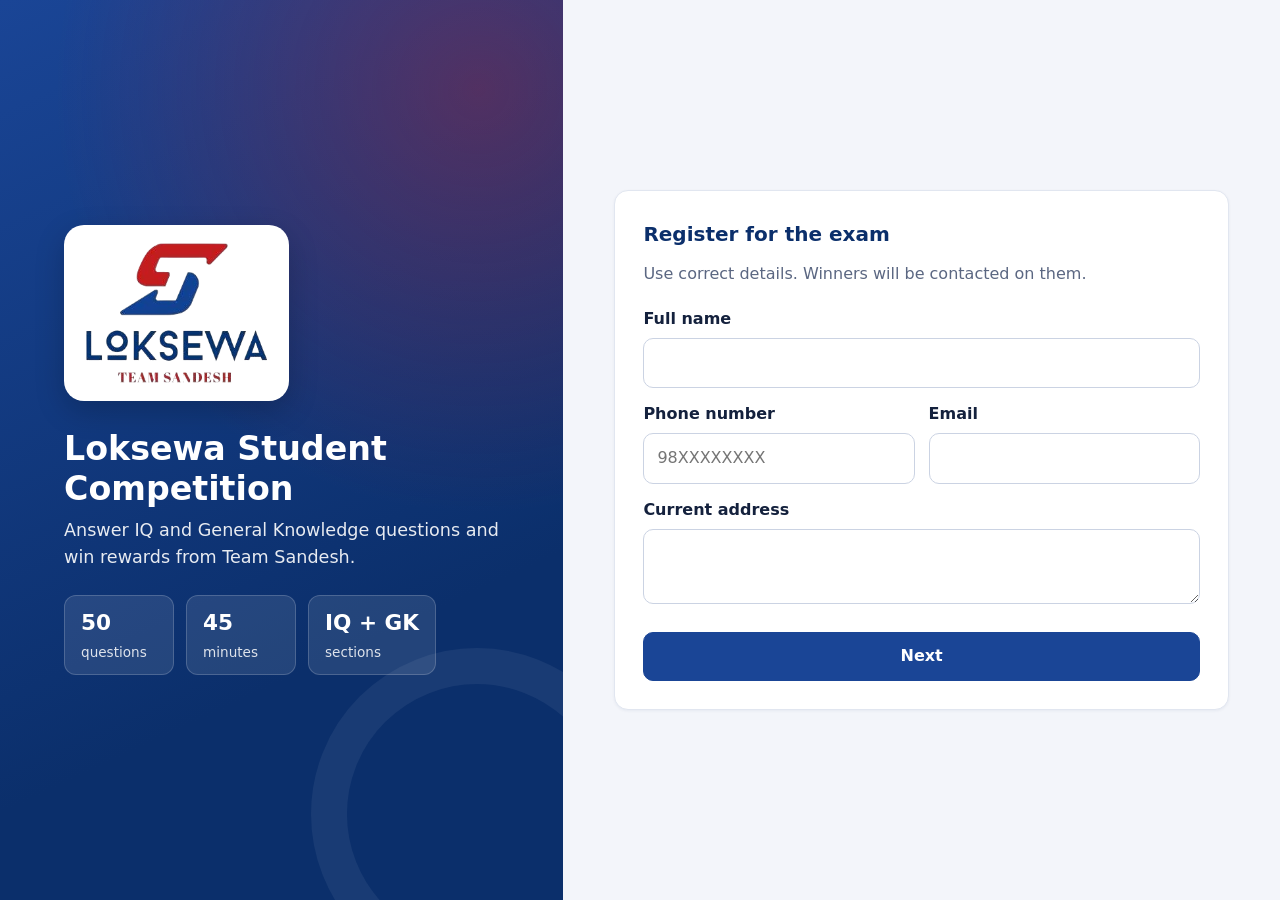
<file: exam-portal-infinityfree/htdocs/index.html>
<!doctype html>
<html lang="en">
<head>
  <meta charset="utf-8">
  <meta name="viewport" content="width=device-width, initial-scale=1, viewport-fit=cover">
  <meta name="theme-color" content="#0b2f6b">
  <title>Loksewa Competition Exam</title>
  <link rel="icon" href="favicon.png">
  <link rel="stylesheet" href="style.css">
</head>
<body>

<!-- 1 + 2. Registration and rules share the branded layout -->
<section id="view-register" class="auth hidden">
  <div class="auth-brand">
    <div class="logo-chip"><img src="logo.png" alt="Loksewa – Team Sandesh"></div>
    <h1 class="js-title">Loksewa Student Competition</h1>
    <p>Answer IQ and General Knowledge questions and win rewards from Team Sandesh.</p>
    <ul class="facts" id="facts">
      <li><b id="fact-q">50</b><span>questions</span></li>
      <li><b id="fact-t">45</b><span>minutes</span></li>
      <li><b>IQ + GK</b><span>sections</span></li>
    </ul>
    <p class="exam-time hidden" id="exam-time"></p>
  </div>
  <div class="auth-main">
    <div class="card form-card">
      <h2>Register for the exam</h2>
      <p class="sub">Use correct details. Winners will be contacted on them.</p>
      <div class="window-note hidden" id="win-note" role="status"></div>
      <form id="reg-form" novalidate>
        <label for="f-name">Full name</label>
        <input id="f-name" name="name" autocomplete="name" maxlength="150" required>
        <div class="grid2">
          <div>
            <label for="f-phone">Phone number</label>
            <input id="f-phone" name="phone" type="tel" inputmode="tel" autocomplete="tel" maxlength="16" placeholder="98XXXXXXXX" required>
          </div>
          <div>
            <label for="f-email">Email</label>
            <input id="f-email" name="email" type="email" autocomplete="email" maxlength="190" required>
          </div>
        </div>
        <label for="f-address">Current address</label>
        <textarea id="f-address" name="address" rows="2" maxlength="500" autocomplete="street-address" required></textarea>
        <div id="reg-msg" class="msg err hidden"></div>
        <button class="btn primary block" type="submit" style="margin-top:20px">Next</button>
      </form>
    </div>
  </div>
</section>

<section id="view-rules" class="auth hidden">
  <div class="auth-brand">
    <div class="logo-chip"><img src="logo.png" alt="Loksewa – Team Sandesh"></div>
    <h1 class="js-title">Loksewa Student Competition</h1>
    <p>Read the rules carefully. Breaking them removes the question you are on.</p>
  </div>
  <div class="auth-main">
    <div class="card form-card">
      <h2>Before you start</h2>
      <ul class="rules" id="rules-list"><li>Loading the exam rules…</li></ul>
      <label class="check"><input type="checkbox" id="agree"> I have read the rules and my details are correct.</label>
      <div id="start-msg" class="msg err hidden"></div>
      <div class="row" style="margin-top:20px">
        <button class="btn" id="btn-back" type="button">Back</button>
        <span class="spacer"></span>
        <button class="btn primary" id="btn-start" type="button" disabled>Start exam</button>
      </div>
    </div>
  </div>
</section>

<!-- 3. Exam -->
<section id="view-exam" class="hidden">
  <header class="topbar"><div class="inner">
    <img class="topbar-logo" src="logo-mark.png" alt="">
    <div class="topbar-id">
      <b>Loksewa Competition</b>
      <span class="who" id="x-name"></span>
    </div>
    <span class="save-state" id="save-state"></span>
    <div class="timer" id="timer" aria-live="off">45:00</div>
  </div></header>
  <div class="exam">
    <main class="card qcard" id="qcard">
      <div class="watermark hidden" id="watermark" aria-hidden="true"></div>
      <div class="qmeta"><span class="badge" id="q-section">IQ</span><span id="q-pos">Question 1 of 50</span></div>
      <div class="qtimer hidden" id="qtimer"><div class="qtimer-bar"><span id="qtimer-fill"></span></div><b id="qtimer-text">10s</b></div>
      <div id="q-body">
        <p class="qtext" id="q-text"></p>
        <img class="qimg hidden" id="q-img" alt="Question picture">
        <div class="match-wrap hidden" id="q-match-wrap"><table class="match" id="q-match"></table></div>
        <div class="options" id="q-options" role="radiogroup"></div>
      </div>
      <div class="forfeit-note hidden" id="q-forfeit"></div>
      <div class="navrow">
        <button class="btn" id="btn-prev" type="button">‹ <span class="hide-sm">Previous</span></button>
        <button class="btn" id="btn-clear" type="button">Clear</button>
        <button class="btn" id="btn-review" type="button">Mark for review</button>
        <span class="spacer"></span>
        <button class="btn primary" id="btn-next" type="button">Next ›</button>
      </div>
    </main>
    <aside class="card side">
      <div class="row"><b>Questions</b><span class="spacer"></span><span id="answered-count" class="sub" style="margin:0"></span></div>
      <div class="legend"><span class="l-ans">Answered</span><span class="l-rev">For review</span><span class="l-seen">Seen</span><span class="l-lost">Removed</span></div>
      <div id="palette"></div>
      <button class="btn accent block" id="btn-submit" type="button" style="margin-top:16px">Submit exam</button>
    </aside>
  </div>
</section>

<!-- 4. Done -->
<section id="view-done" class="auth hidden">
  <div class="auth-brand">
    <div class="logo-chip"><img src="logo.png" alt="Loksewa – Team Sandesh"></div>
    <h1>Thank you!</h1>
    <p>Your exam has been submitted. Winners will be contacted by Team Sandesh.</p>
  </div>
  <div class="auth-main">
    <div class="card form-card">
      <h2>Well done, <span id="d-name"></span></h2>
      <p class="sub" id="d-sub">Here is a summary of your exam.</p>
      <div class="submit-stamp" id="d-stamp">
        <small>Submission recorded</small>
        <b id="d-time"></b>
        <span id="d-date"></span>
      </div>
      <div class="stats" id="d-stats"></div>
      <section class="criteria" aria-labelledby="crit-h">
        <h3 id="crit-h">How winners are selected</h3>
        <ol>
          <li><b>Highest score</b><span>Students are ranked by the number of correct answers. Each correct answer earns 1 mark.</span></li>
          <li><b>Earliest submission time</b><span>If two or more students have the same score, the one who submitted first ranks higher.</span></li>
        </ol>
        <p>Results are checked by Team Sandesh. Winners will be contacted on the phone number and email they registered with.</p>
      </section>
      <p class="sub" style="margin:16px 0 0">You can close this page now.</p>
    </div>
  </div>
</section>

<!-- Loading -->
<section id="view-loading" class="center-screen">
  <img src="logo.png" alt="Loksewa – Team Sandesh" class="loading-logo">
  <p class="sub" id="loading-text">Loading…</p>
</section>

<div class="overlay shield hidden" id="shield">
  <div class="modal">
    <h2 id="shield-title">Question removed</h2>
    <p id="shield-text"></p>
    <div class="row"><span class="spacer"></span><button class="btn primary" id="shield-back" type="button">Continue the exam</button></div>
  </div>
</div>

<div class="overlay hidden" id="confirm">
  <div class="modal">
    <h2>Submit exam?</h2>
    <p id="confirm-text"></p>
    <div class="row"><span class="spacer"></span>
      <button class="btn" id="confirm-no" type="button">Keep working</button>
      <button class="btn accent" id="confirm-yes" type="button">Yes, submit</button>
    </div>
  </div>
</div>

<div class="overlay hidden" id="submitting">
  <div class="modal">
    <h2 id="sub-title">Submitting…</h2>
    <p id="sub-text">Please wait and do not close this page.</p>
    <div class="row hidden" id="sub-retry-row"><span class="spacer"></span><button class="btn primary" id="sub-retry" type="button">Try again</button></div>
  </div>
</div>

<script src="config.js"></script>
<script src="app.js"></script>
</body>
</html>
</file>
<file: exam-portal-infinityfree/htdocs/style.css>
/* Loksewa · Team Sandesh theme — colours taken from the logo */
:root{
  --navy:#0b2f6b; --blue:#1a4596; --blue-600:#163b82; --blue-soft:#e8eefb; --blue-line:#c9d6f2;
  --red:#c41a1f; --red-600:#a3151a; --red-soft:#fdeaea;
  --bg:#f3f5fa; --card:#ffffff; --text:#14213d; --muted:#5b6782; --line:#e1e6f0;
  --ok:#0f8a5f; --ok-soft:#ddf5ea; --warn:#c77700; --warn-soft:#fff2d6; --review:#6d3fd1; --review-soft:#efe8ff;
  --radius:14px; --gutter:clamp(16px,3vw,32px);
}
*{box-sizing:border-box}
html,body{margin:0;min-height:100%}
body{background:var(--bg);color:var(--text);font:16px/1.55 system-ui,-apple-system,"Segoe UI",Roboto,"Noto Sans","Noto Sans Devanagari",sans-serif;-webkit-text-size-adjust:100%}
img{max-width:100%}
.hidden{display:none!important}
.wrap{padding:24px var(--gutter)}
.wide{width:100%}
.card{background:var(--card);border:1px solid var(--line);border-radius:var(--radius);padding:clamp(16px,2.4vw,28px);box-shadow:0 1px 3px rgba(11,47,107,.06)}
h1{font-size:clamp(1.5rem,2.6vw,2.2rem);line-height:1.2;margin:0 0 8px} h2{font-size:1.25rem;margin:0 0 12px;color:var(--navy)}
.sub{color:var(--muted);margin:0 0 20px}
label{display:block;font-weight:600;margin:14px 0 6px}
input,textarea,select{width:100%;padding:12px 13px;border:1px solid #cbd3e3;border-radius:10px;font:inherit;background:#fff;color:inherit;min-height:46px}
input:focus,textarea:focus,select:focus{outline:3px solid var(--blue-soft);border-color:var(--blue)}
textarea{resize:vertical}
.btn{display:inline-flex;align-items:center;justify-content:center;gap:6px;padding:11px 18px;min-height:44px;border-radius:10px;border:1px solid var(--line);background:#fff;color:var(--text);font:inherit;font-weight:600;cursor:pointer;text-decoration:none;white-space:nowrap}
.btn:hover{background:#f6f8fc}
.btn:disabled{opacity:.5;cursor:not-allowed}
.btn.primary{background:var(--blue);border-color:var(--blue);color:#fff}
.btn.primary:hover{background:var(--blue-600)}
.btn.accent{background:var(--red);border-color:var(--red);color:#fff}
.btn.accent:hover{background:var(--red-600)}
.btn.danger{color:var(--red);border-color:#f3c1c3}
.btn.small{padding:6px 12px;min-height:36px;font-size:.875rem}
.btn.block{width:100%}
.row{display:flex;gap:10px;flex-wrap:wrap;align-items:center}
.spacer{flex:1}
.grid2{display:grid;grid-template-columns:1fr 1fr;gap:0 14px}
.msg{padding:12px 14px;border-radius:10px;margin:14px 0 0}
.msg.err{background:var(--red-soft);color:#8f1216}
.msg.info{background:var(--blue-soft);color:var(--navy)}
.msg.ok{background:var(--ok-soft);color:#075e40}
ul.rules{padding-left:20px;margin:8px 0 18px} ul.rules li{margin:8px 0}
ul.rules li.warn{color:var(--red);font-weight:600}
.check{display:flex;gap:10px;align-items:flex-start;font-weight:500}
.check input{width:20px;min-height:20px;height:20px;margin-top:3px;flex:none;accent-color:var(--blue)}
code{font-family:ui-monospace,SFMono-Regular,Menlo,monospace;font-size:.85em;background:#eef2f9;padding:1px 5px;border-radius:5px}

/* ---------- branded split screen (register, rules, done) ---------- */
.auth{min-height:100vh;min-height:100dvh;display:grid;grid-template-columns:minmax(320px,44%) 1fr}
.auth-brand{position:relative;overflow:hidden;color:#fff;padding:clamp(28px,5vw,72px);display:flex;flex-direction:column;justify-content:center;
  background:radial-gradient(circle at 85% 10%,rgba(196,26,31,.35),transparent 45%),linear-gradient(155deg,var(--blue) 0%,var(--navy) 70%)}
.auth-brand::after{content:"";position:absolute;right:-80px;bottom:-80px;width:260px;height:260px;border-radius:50%;border:36px solid rgba(255,255,255,.06)}
.auth-brand h1{color:#fff}
.auth-brand p{font-size:1.1rem;opacity:.9;max-width:520px;margin:0 0 24px}
.logo-chip{background:#fff;border-radius:20px;padding:18px 22px;width:max-content;max-width:100%;box-shadow:0 10px 30px rgba(0,0,0,.2);margin-bottom:28px}
.logo-chip img{display:block;height:clamp(84px,11vw,140px);width:auto}
.facts{list-style:none;margin:0;padding:0;display:flex;gap:12px;flex-wrap:wrap}
.facts li{background:rgba(255,255,255,.1);border:1px solid rgba(255,255,255,.18);border-radius:12px;padding:10px 16px;min-width:110px}
.facts b{display:block;font-size:1.35rem}
.facts span{font-size:.85rem;opacity:.85}
.auth-main{display:flex;align-items:center;justify-content:center;padding:clamp(20px,4vw,56px)}
.form-card{width:100%;max-width:640px}
@media (max-width:900px){
  .auth{grid-template-columns:1fr;min-height:0}
  .auth-brand{padding:24px var(--gutter) 28px}
  .auth-brand::after{display:none}
  .logo-chip{padding:10px 14px;margin-bottom:16px;border-radius:14px}
  .logo-chip img{height:72px}
  .auth-brand p{font-size:1rem;margin-bottom:16px}
  .auth-main{padding:16px var(--gutter) 32px;align-items:flex-start}
}
@media (max-width:560px){ .grid2{grid-template-columns:1fr} .facts li{min-width:0;flex:1;padding:8px 10px} .facts b{font-size:1.1rem} }

.center-screen{min-height:100vh;display:flex;flex-direction:column;align-items:center;justify-content:center;gap:12px;padding:24px;text-align:center}
.loading-logo{height:120px;width:auto}

/* ---------- exam ---------- */
.topbar{position:sticky;top:0;z-index:20;background:var(--navy);color:#fff;border-bottom:3px solid var(--red)}
.topbar .inner{padding:10px var(--gutter);display:flex;align-items:center;gap:12px}
.topbar-logo{height:36px;width:auto;background:#fff;border-radius:8px;padding:4px 6px}
.topbar-id{display:flex;flex-direction:column;min-width:0;line-height:1.25}
.topbar-id b{font-size:.95rem}
.topbar .who{font-size:.85rem;opacity:.85;overflow:hidden;text-overflow:ellipsis;white-space:nowrap}
.save-state{font-size:.8rem;color:#b8c6e6;white-space:nowrap;margin-left:auto}
.timer{font-variant-numeric:tabular-nums;font-weight:800;font-size:1.3rem;background:rgba(255,255,255,.12);padding:6px 14px;border-radius:10px}
.timer.warn{background:var(--warn)} .timer.danger{background:var(--red);animation:pulse 1s infinite}
@keyframes pulse{50%{opacity:.75}}

.exam{padding:20px var(--gutter) 28px;display:grid;grid-template-columns:minmax(0,1fr) clamp(280px,24vw,380px);gap:20px;align-items:start}
.qcard{position:relative;overflow:hidden;min-height:60vh;display:flex;flex-direction:column;scroll-margin-top:72px}
.side{position:sticky;top:84px}
.qmeta{display:flex;gap:10px;align-items:center;margin-bottom:14px;color:var(--muted);font-size:.95rem;position:relative;z-index:3}
.badge{display:inline-block;padding:3px 12px;border-radius:999px;font-size:.8rem;font-weight:700;background:var(--blue-soft);color:var(--blue)}
.badge.gk{background:var(--red-soft);color:var(--red)}
.qtext{font-size:clamp(1.05rem,1.4vw,1.3rem);white-space:pre-wrap;margin:0 0 16px;position:relative;z-index:3}
.qimg{max-width:100%;max-height:min(420px,45vh);border:1px solid var(--line);border-radius:10px;display:block;margin:0 0 16px;background:#fff;position:relative;z-index:3}
.match-wrap{overflow-x:auto;margin:0 0 16px;position:relative;z-index:3}
table.match{width:100%;border-collapse:collapse;min-width:320px}
table.match th,table.match td{border:1px solid var(--line);padding:10px 12px;text-align:left;vertical-align:top}
table.match th{background:var(--blue-soft);color:var(--navy)}
.options{display:grid;gap:12px;grid-template-columns:repeat(auto-fit,minmax(min(100%,340px),1fr));position:relative;z-index:3}
.opt{display:flex;gap:12px;align-items:center;width:100%;text-align:left;padding:14px 16px;min-height:58px;border:2px solid var(--line);border-radius:12px;background:#fff;cursor:pointer;font:inherit;font-size:1.02rem;color:inherit;transition:border-color .15s,background .15s}
.opt:hover{border-color:var(--blue-line)}
.opt.sel{border-color:var(--blue);background:var(--blue-soft)}
.opt .letter{flex:none;width:34px;height:34px;border-radius:50%;display:grid;place-items:center;background:#eef2f9;font-weight:700}
.opt.sel .letter{background:var(--blue);color:#fff}
.opt img{max-height:130px;max-width:100%;border-radius:8px;vertical-align:middle}
.opt .otext{white-space:pre-wrap}
.forfeit-note{margin:auto 0;padding:28px 20px;text-align:center;border:2px dashed #f0b9bb;background:var(--red-soft);color:#8f1216;border-radius:12px;font-weight:600;position:relative;z-index:3}
.navrow{display:flex;gap:10px;flex-wrap:wrap;margin-top:auto;padding-top:22px;position:relative;z-index:3}
.palette{display:grid;grid-template-columns:repeat(auto-fill,minmax(42px,1fr));gap:6px}
.pal{height:42px;border-radius:9px;border:1px solid var(--line);background:#fff;font:inherit;font-weight:600;cursor:pointer;color:var(--text)}
.pal.answered{background:var(--ok);border-color:var(--ok);color:#fff}
.pal.review{background:var(--review);border-color:var(--review);color:#fff}
.pal.seen{background:var(--warn-soft);border-color:#f3cf7a}
.pal.lost{background:#eceff5;border-color:#d4d9e4;color:#9aa3b5;text-decoration:line-through;cursor:not-allowed}
.pal.current{outline:3px solid var(--blue);outline-offset:1px}
.pal:disabled{opacity:1}
.legend{display:grid;grid-template-columns:1fr 1fr;gap:6px;font-size:.8rem;color:var(--muted);margin:12px 0}
.legend span::before{content:"";display:inline-block;width:12px;height:12px;border-radius:3px;margin-right:6px;vertical-align:-1px;border:1px solid var(--line)}
.legend .l-ans::before{background:var(--ok)} .legend .l-rev::before{background:var(--review)} .legend .l-seen::before{background:var(--warn-soft)} .legend .l-lost::before{background:#d4d9e4}
.sec-title{font-size:.78rem;font-weight:700;color:var(--muted);text-transform:uppercase;letter-spacing:.05em;margin:14px 0 6px}

/* per-question timer (only when switched on in config.php) */
.qtimer{display:flex;align-items:center;gap:10px;margin:-4px 0 14px}
.qtimer-bar{flex:1;height:8px;background:#e2e8f0;border-radius:999px;overflow:hidden}
.qtimer-bar span{display:block;height:100%;width:100%;background:var(--blue);transition:width .25s linear}
.qtimer.low .qtimer-bar span{background:var(--red)} .qtimer.low b{color:var(--red)}

@media (max-width:900px){
  .exam{grid-template-columns:1fr;padding:12px 12px 96px;gap:12px}
  .side{position:static}
  .qcard{min-height:0;padding:16px}
  .topbar .inner{padding:8px 12px;gap:10px}
  .topbar-logo{height:30px}
  .save-state{display:none}
  .timer{margin-left:auto;font-size:1.15rem;padding:5px 10px}
  /* keep the main buttons in reach of the thumb */
  .navrow{position:fixed;left:0;right:0;bottom:0;z-index:15;margin:0;padding:10px 12px calc(10px + env(safe-area-inset-bottom));background:#fff;border-top:1px solid var(--line);box-shadow:0 -4px 16px rgba(11,47,107,.08);flex-wrap:nowrap}
  .navrow .btn{padding:10px 12px}
  .navrow .spacer{display:none}
  .navrow #btn-next{flex:1}
  .hide-sm{display:none}
  .options{grid-template-columns:1fr}
}

/* overlays */
.overlay{position:fixed;inset:0;background:rgba(11,47,107,.55);display:grid;place-items:center;padding:16px;z-index:50}
.modal{background:#fff;border-radius:var(--radius);padding:24px;max-width:480px;width:100%;max-height:92vh;overflow:auto}
.modal.big{max-width:1100px}
.shield{background:rgba(11,47,107,.97);z-index:60}
.shield h2{color:var(--red)}
.stats{display:grid;grid-template-columns:repeat(auto-fit,minmax(140px,1fr));gap:12px;margin:16px 0}
.stat{background:var(--blue-soft);border-radius:12px;padding:14px}
.stat b{display:block;font-size:1.2rem;color:var(--navy)}
.stat small{color:var(--muted)}

/* content protection */
.watermark{position:absolute;inset:-50%;pointer-events:none;z-index:4;opacity:.06;transform:rotate(-24deg);
  font-weight:700;font-size:15px;line-height:56px;color:var(--navy);word-spacing:40px;user-select:none}
body.protect #view-exam{-webkit-user-select:none;user-select:none;-webkit-touch-callout:none}
body.protect #view-exam img{pointer-events:none;-webkit-user-drag:none}
@media print{ body.protect *{display:none!important} body.protect::after{content:"Printing is disabled during the exam.";display:block;padding:40px;font-size:20px} }

/* ---------- admin ---------- */
.admin-top{background:var(--navy);color:#fff;border-bottom:3px solid var(--red)}
.admin-top .inner{padding:10px var(--gutter);display:flex;align-items:center;gap:12px}
.admin-top h1{font-size:1.15rem;margin:0;color:#fff}
.admin-top .btn{background:transparent;color:#fff;border-color:rgba(255,255,255,.35)}
.login-wrap{min-height:100vh;display:grid;place-items:center;padding:24px var(--gutter)}
.login-wrap .card{width:100%;max-width:440px}
.login-wrap .logo{display:block;height:110px;width:auto;margin:0 auto 18px}
.tabs{display:flex;gap:6px;margin-bottom:16px;overflow-x:auto;padding-bottom:2px;-webkit-overflow-scrolling:touch}
.tab{padding:9px 16px;border-radius:10px;border:1px solid var(--line);background:#fff;cursor:pointer;font:inherit;font-weight:600;white-space:nowrap;color:var(--text)}
.tab.active{background:var(--blue);color:#fff;border-color:var(--blue)}
.tablewrap{overflow:auto;border:1px solid var(--line);border-radius:12px;background:#fff;max-height:75vh}
table.data{width:100%;border-collapse:collapse;font-size:.9rem}
table.data th,table.data td{padding:9px 11px;border-bottom:1px solid var(--line);text-align:left;white-space:nowrap}
table.data th{background:var(--blue-soft);color:var(--navy);position:sticky;top:0;z-index:1}
table.data td.wrap{white-space:normal;min-width:220px}
.right{color:var(--ok);font-weight:700} .wrong{color:var(--red);font-weight:700}
.qgrid{display:grid;grid-template-columns:repeat(auto-fill,minmax(min(100%,460px),1fr));gap:12px}
.qcard-a{border:1px solid var(--line);border-radius:12px;padding:14px 16px;background:#fff}
.qcard-a .qtext{font-size:1rem}
.qcard-a .qimg{max-height:180px}
.qcard-a .ans{color:var(--ok);font-weight:700}
.qactions{display:flex;gap:6px;float:right}
.inactive{opacity:.55}
.preview-ok{border-left:4px solid var(--ok)} .preview-bad{border-left:4px solid var(--red);background:#fff8f8}
.toolbar{display:flex;gap:10px;flex-wrap:wrap;align-items:center;margin-bottom:12px}
.toolbar input,.toolbar select{width:auto;min-width:160px;flex:1 1 180px;max-width:320px}
.optrow{display:grid;grid-template-columns:34px minmax(0,1fr) minmax(0,340px);gap:8px;align-items:center;margin-bottom:8px}
.optrow .letter{font-weight:700;text-align:center;color:var(--navy)}
.optrow.correct .letter{background:var(--ok);color:#fff;border-radius:50%;height:30px;display:grid;place-items:center}
.picfield{display:flex;gap:6px;align-items:center;min-width:0}
.picfield select{flex:1;min-width:0}
.picfield .thumb{width:44px;height:44px;flex:none;border:1px solid var(--line);border-radius:8px;object-fit:contain;background:#f6f8fc}
.picfield .btn{flex:none;padding:6px 10px}
.hint{font-size:.85rem;color:var(--muted);margin:4px 0 0}
.thumbs{display:grid;grid-template-columns:repeat(auto-fill,minmax(140px,1fr));gap:10px}
.thumbs figure{margin:0;border:1px solid var(--line);border-radius:10px;padding:8px;background:#fff;text-align:center;font-size:.8rem;word-break:break-all}
.thumbs img{max-width:100%;height:90px;object-fit:contain;display:block;margin:0 auto 6px}
.dropzone{display:block;border:2px dashed var(--blue-line);border-radius:12px;padding:26px;text-align:center;background:#f7f9fe;cursor:pointer;font-weight:500}
.dropzone.over{border-color:var(--blue);background:var(--blue-soft)}
@media (max-width:700px){
  .optrow{grid-template-columns:30px minmax(0,1fr)}
  .optrow .picfield{grid-column:2}
  .modal.big{padding:16px;max-height:100vh;border-radius:0}
  #editor,#detail{padding:0}
}

/* ===== Exam window + result page ===== */
.exam-time{margin:18px 0 0;font-weight:600;font-size:.95rem;background:rgba(255,255,255,.12);border:1px solid rgba(255,255,255,.2);border-radius:10px;padding:10px 14px;display:inline-block}
.window-note{border-radius:12px;padding:12px 14px;margin:0 0 14px;font-size:.95rem;line-height:1.45}
.window-note.early,.window-note.soon{background:var(--blue-soft);color:var(--navy);border:1px solid var(--blue-line)}
.window-note.closed{background:var(--red-soft);color:#8f1216;border:1px solid #f3c1c3}
.submit-stamp{text-align:center;border:1px solid var(--blue-line);background:linear-gradient(180deg,var(--blue-soft),#fff);border-radius:14px;padding:18px 16px;margin:4px 0 16px}
.submit-stamp small{display:block;text-transform:uppercase;letter-spacing:.08em;font-size:.72rem;font-weight:700;color:var(--blue)}
.submit-stamp b{display:block;font-size:clamp(1.8rem,5vw,2.4rem);color:var(--navy);font-variant-numeric:tabular-nums;margin:4px 0 2px}
.submit-stamp span{color:#5b6478;font-size:.9rem}
.criteria{margin-top:18px;border-top:1px solid #e3e8f2;padding-top:16px}
.criteria h3{margin:0 0 12px;font-size:1rem;color:var(--navy)}
.criteria ol{list-style:none;counter-reset:c;margin:0;padding:0;display:grid;gap:10px}
.criteria li{counter-increment:c;position:relative;padding:12px 14px 12px 52px;border:1px solid #e3e8f2;border-radius:12px;background:#fff}
.criteria li::before{content:counter(c);position:absolute;left:14px;top:12px;width:26px;height:26px;border-radius:50%;background:var(--navy);color:#fff;font-weight:700;display:grid;place-items:center;font-size:.85rem}
.criteria li:first-child::before{background:var(--red)}
.criteria li b{display:block;color:var(--navy)}
.criteria li span{display:block;color:#5b6478;font-size:.9rem;margin-top:2px}
.criteria p{color:#5b6478;font-size:.85rem;margin:12px 0 0}
#d-stats{grid-template-columns:repeat(3,1fr)}
@media (max-width:560px){ #d-stats{gap:8px} #d-stats .stat{padding:10px} #d-stats .stat b{font-size:1rem} #d-stats .stat small{font-size:.75rem;line-height:1.2;display:block} }
</file>
